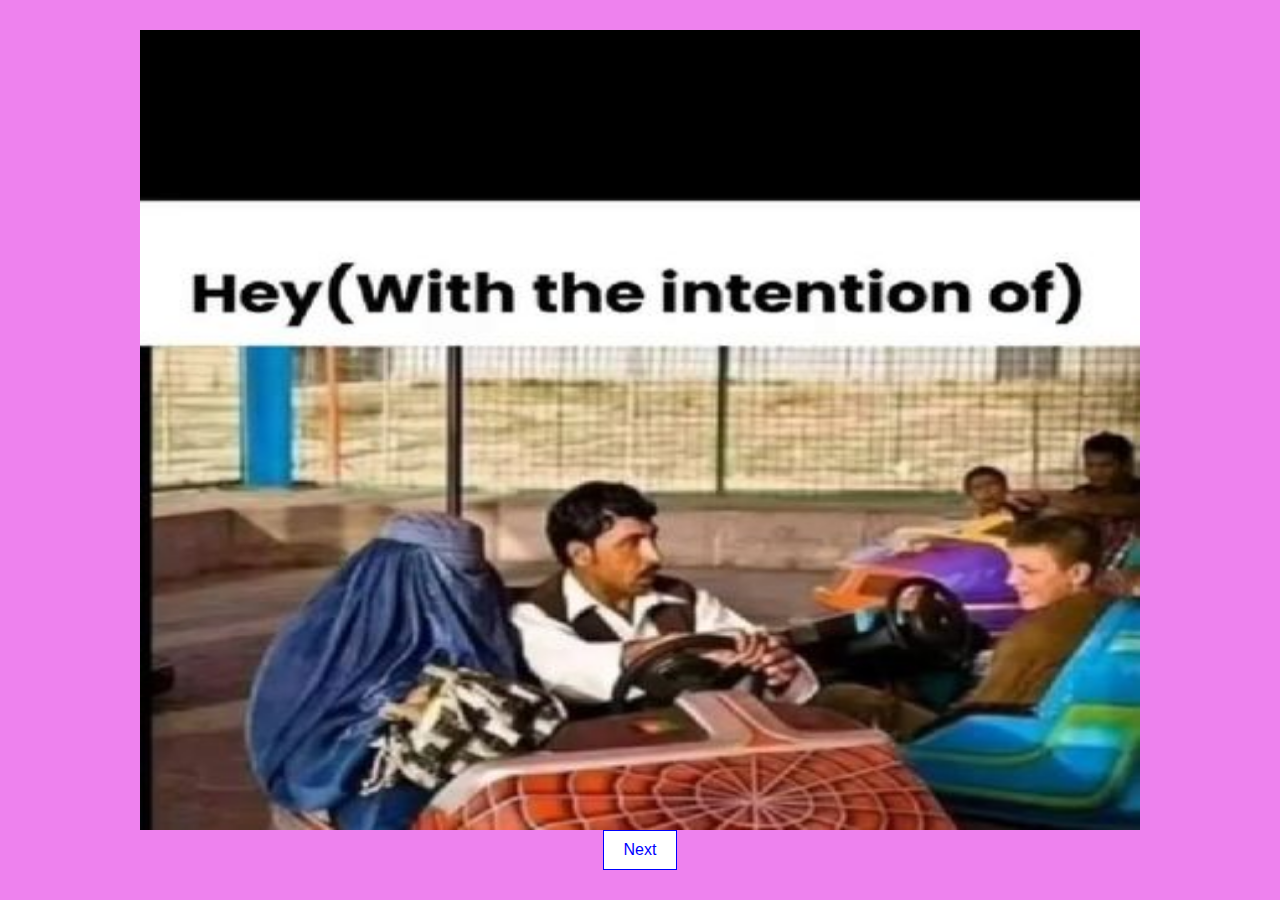
<file: index.html>
<!DOCTYPE html>
<html lang="en">
<head>
    <meta charset="UTF-8">
    <meta name="viewport" content="width=device-width, initial-scale=1.0">
    <title>Document</title>
    <link rel="stylesheet" href="style.css">
</head>
<body>
    <img src="HomePage.jpg" alt="Hey" width="1000" height="800">


    <a href="page2.html">
        <button>Next</button>
    </a>



    <script src="script.js"></script>
</body>
</html>
</file>
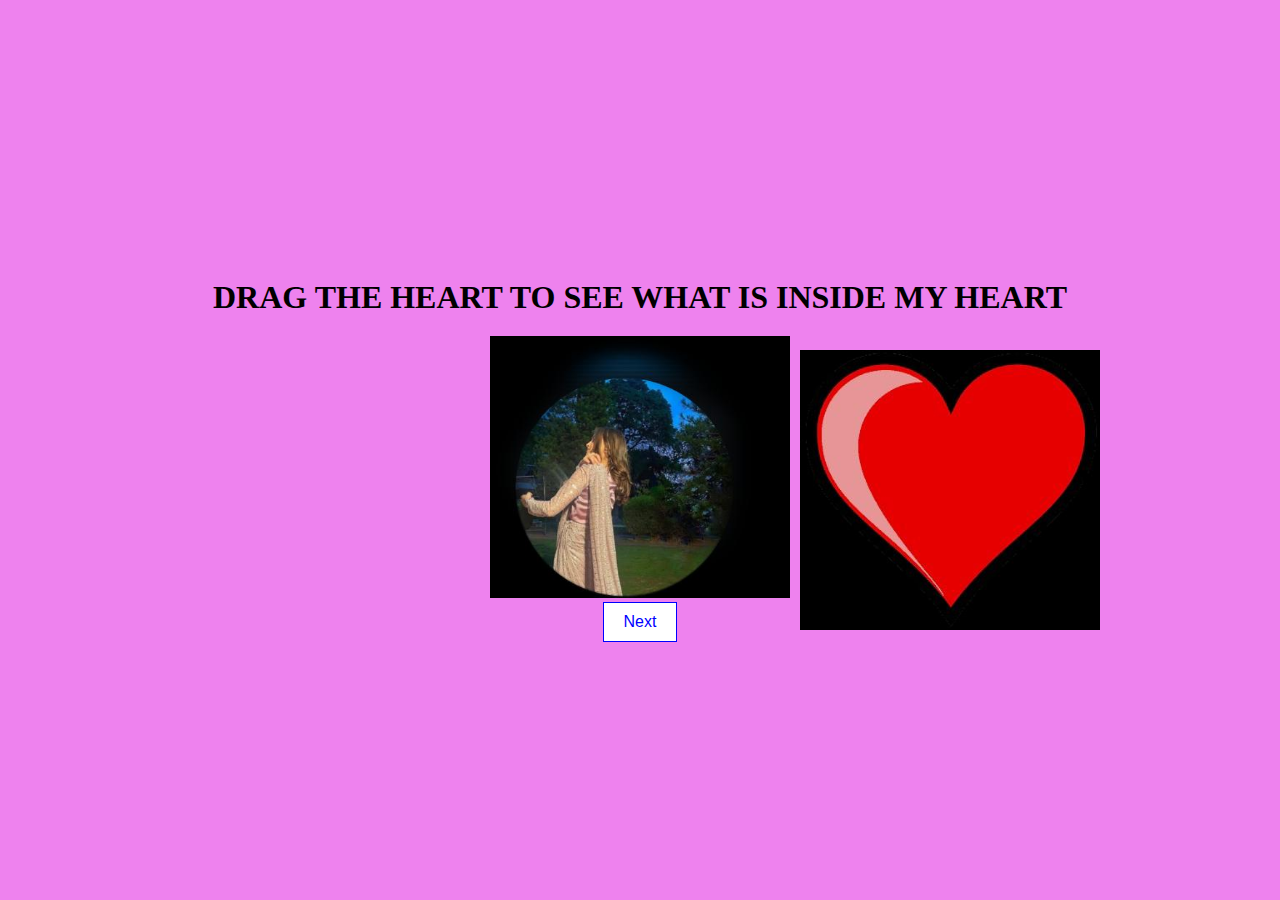
<file: page2.html>
<!DOCTYPE html>
<html lang="en">
<head>
    <meta charset="UTF-8">
    <meta name="viewport" content="width=device-width, initial-scale=1.0">
    <title>Next Page</title>
    <link rel="stylesheet" href="style.css"> 
    <h1>DRAG THE HEART TO SEE WHAT IS INSIDE MY HEART</h1>

</head>
<body>

    <div class="image-container">
        <img src="Nida.jpg" alt="Background" class="background-image">
        <img src="Heart.jpg" alt="Overlay" class="overlay-image" id="draggableImage" draggable="true">
    </div>
    
    <a href="page3.html">
        <button>Next</button>
    </a>

    <script src="script.js"></script> 
</body>
</html>
</file>
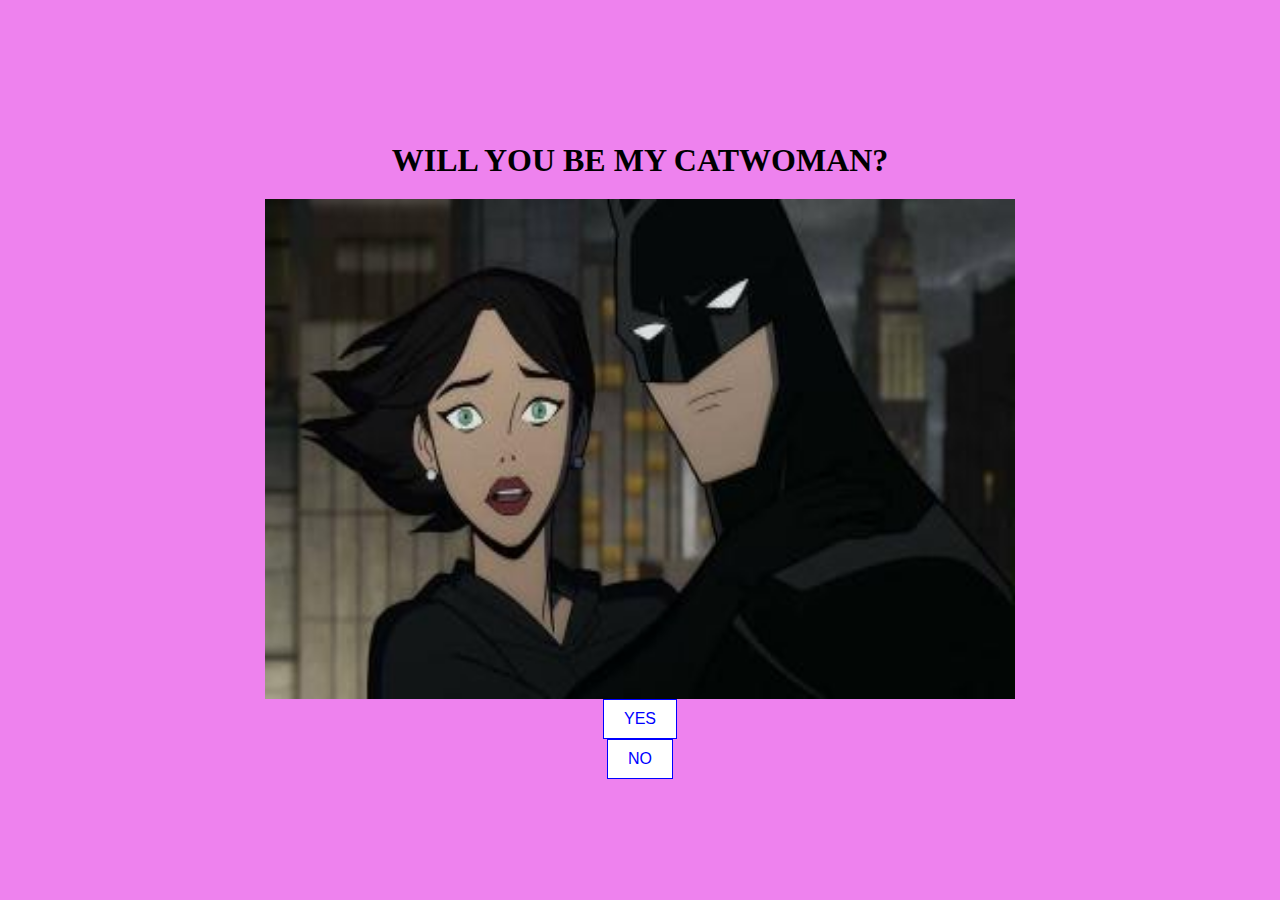
<file: page3.html>
<!DOCTYPE html>
<html lang="en">
<head>
    <meta charset="UTF-8">
    <meta name="viewport" content="width=device-width, initial-scale=1.0">
    <title>Page 3</title>
    <link rel="stylesheet" href="style.css">
</head>
<body>
    <h1>WILL YOU BE MY CATWOMAN?</h1>

    <img src="Batman 1.jpg" alt="Hey" width="750" height="500">


    <a href="page4.html">
        <button>YES</button>
    </a>

    <button class="noButton">NO</button>



    <script src="script.js"></script>
</body>
</html>
</file>
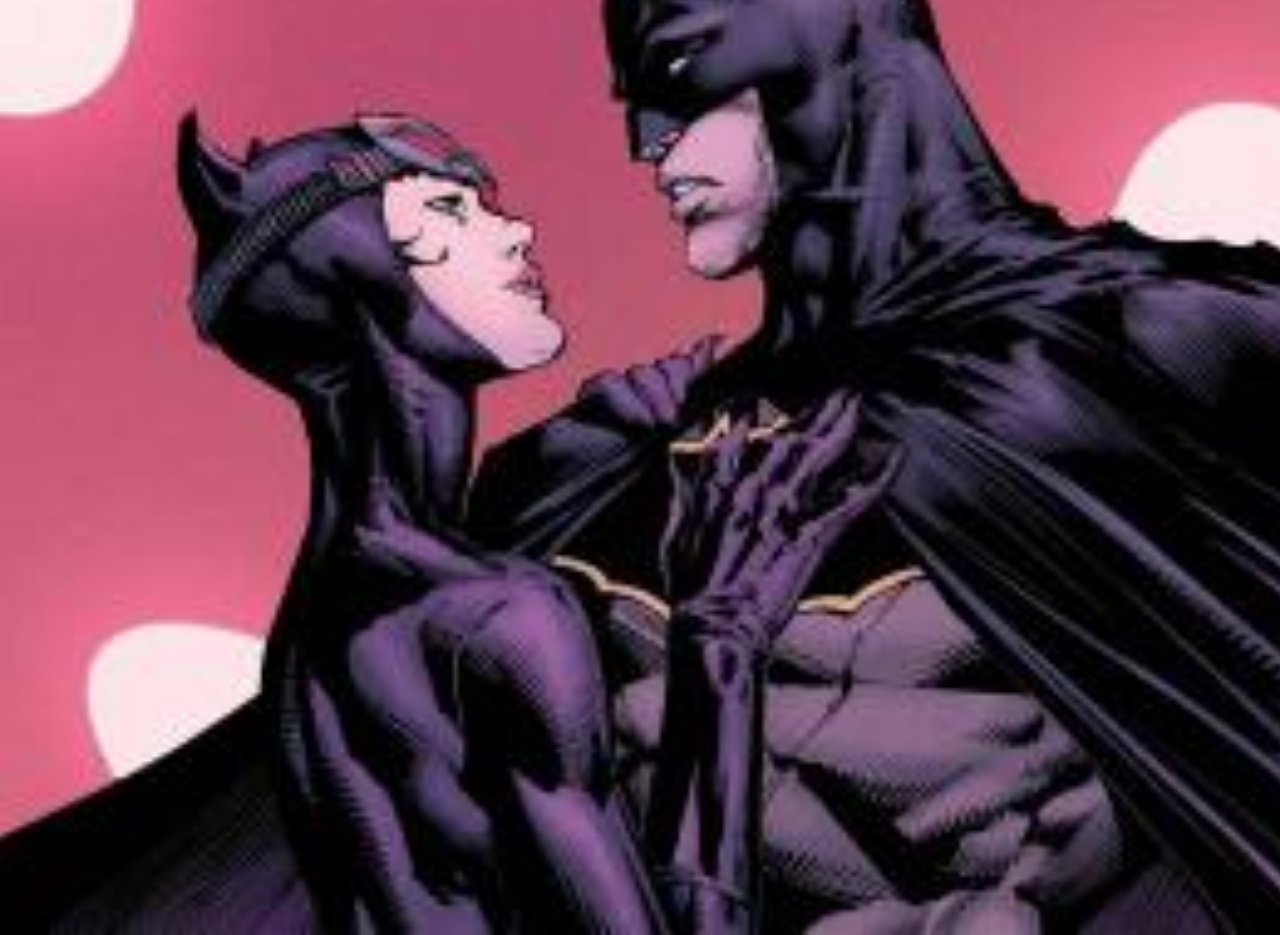
<file: page4.html>
<!DOCTYPE html>
<html lang="en">
<head>
    <meta charset="UTF-8">
    <meta name="viewport" content="width=device-width, initial-scale=1.0">
    <title>Document</title>
    <link rel="stylesheet" href="style.css">
</head>
<body>
    <img src="Batman 2.jpg" alt="Hey" width="1920" height="1080">



    <script src="script.js"></script>
</body>
</html>
</file>
<file: style.css>
body {
    background-color: violet;
    margin: 0;
    padding: 0;
    display: flex;
    flex-direction: column; 
    justify-content: center;
    align-items: center; 
    height: 100vh;
    position: relative; 
}

button {
    padding: 10px 20px;
    font-size: 16px; 
    cursor: pointer;
    color: blue; 
    background-color: white; 
    border: 1px solid blue; 
}


.background-image {
    width: 300px; 
    height: 135; 
}

.overlay-image {
    position: absolute;
    top: 350px; 
    left: 800px; 
    width: 300px; 
    height: 150; 
    z-index: 1; 
    cursor: move; 
}

h1 {
    color: black; 
    text-align: center;
    margin-bottom: 20px;
}
</file>
